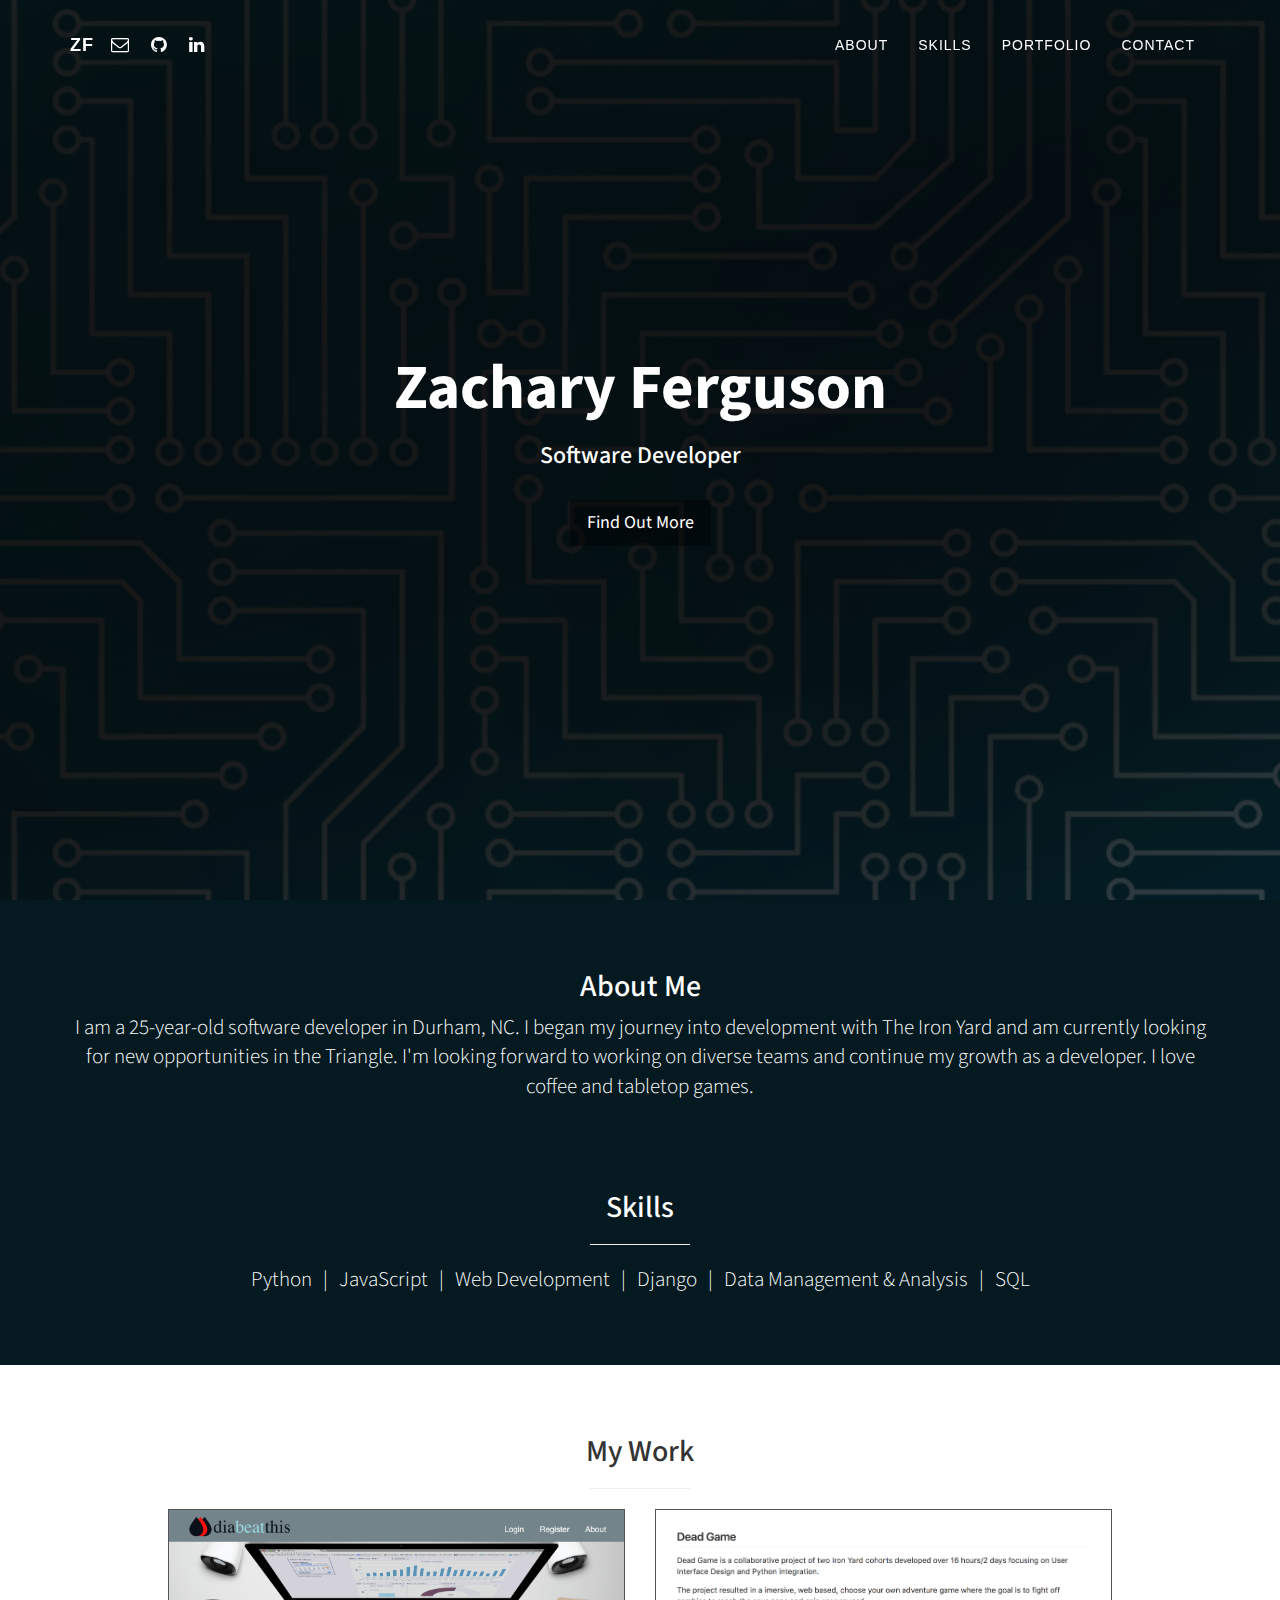
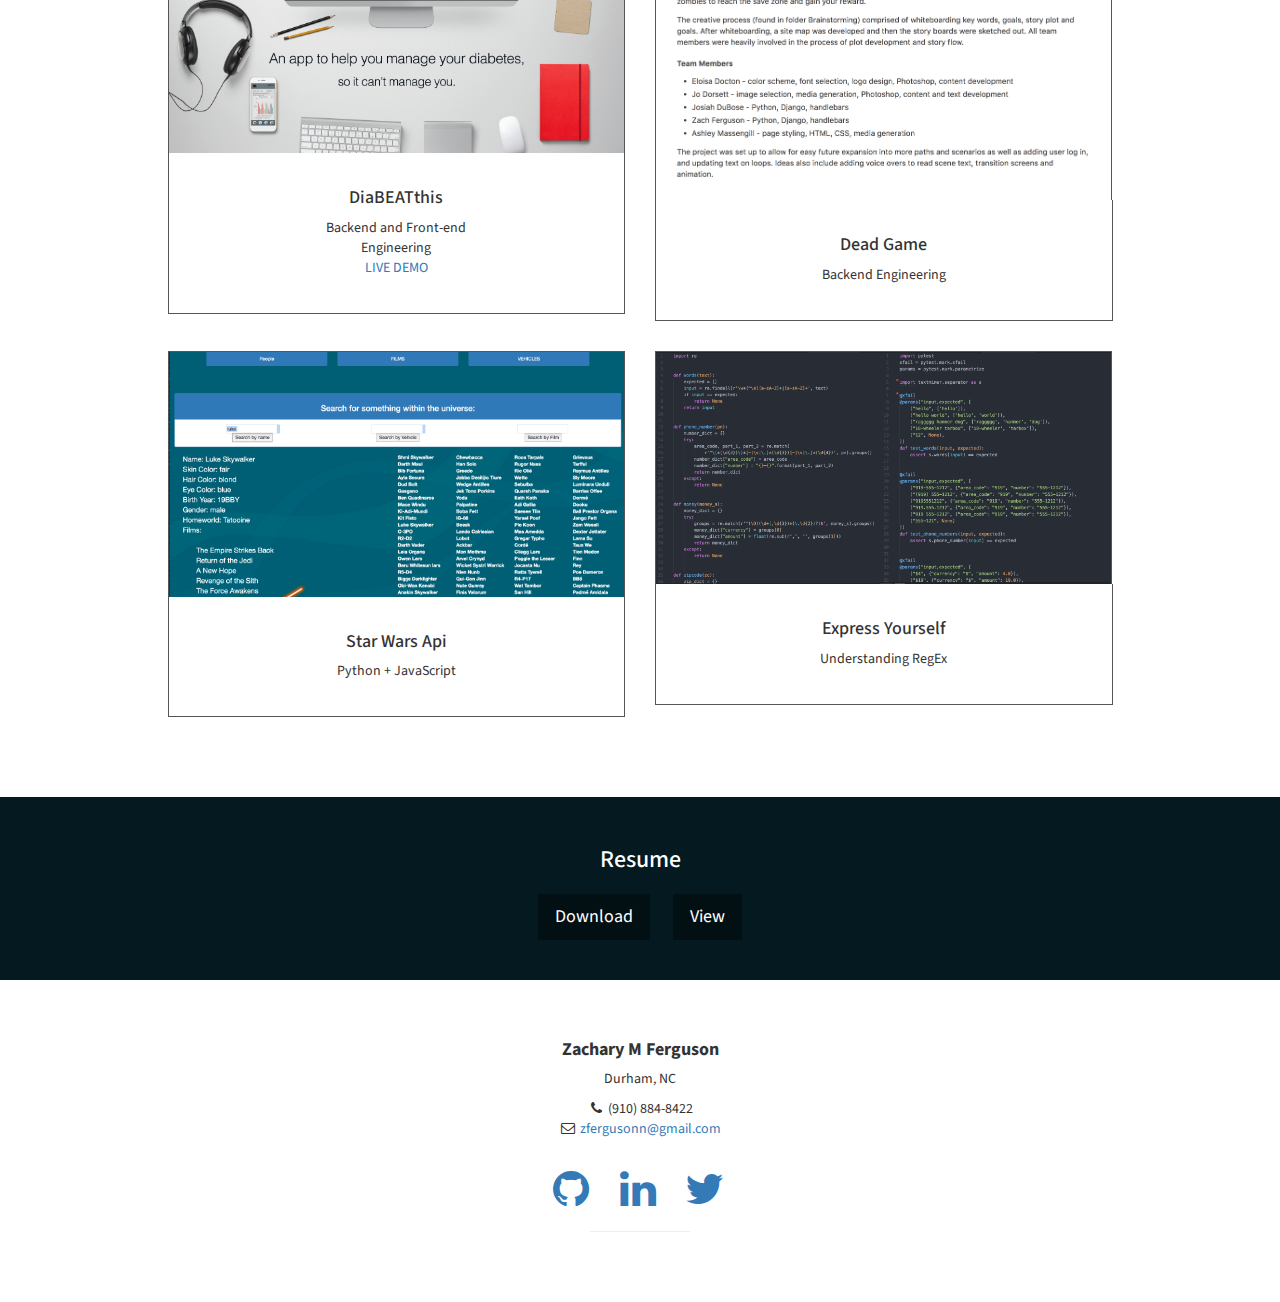
<file: index.html>
<!DOCTYPE html>
<html lang="en">

<head>

    <meta charset="utf-8">
    <meta http-equiv="X-UA-Compatible" content="IE=edge">
    <meta name="viewport" content="width=device-width, initial-scale=1">
    <meta name="description" content="">
    <meta name="author" content="">

    <title>Zachary Ferguson - Developer</title>

    <!-- Bootstrap Core CSS -->
    <link href="css/bootstrap.min.css" rel="stylesheet">

    <!-- Custom CSS -->
    <link href="css/stylish-portfolio.css" rel="stylesheet">

    <!-- Custom Fonts -->
    <link href="font-awesome/css/font-awesome.min.css" rel="stylesheet" type="text/css">
    <link href="http://fonts.googleapis.com/css?family=Source+Sans+Pro:300,400,700,300italic,400italic,700italic" rel="stylesheet" type="text/css">

    <!-- HTML5 Shim and Respond.js IE8 support of HTML5 elements and media queries -->
    <!-- WARNING: Respond.js doesn't work if you view the page via file:// -->
    <!--[if lt IE 9]>
        <script src="https://oss.maxcdn.com/libs/html5shiv/3.7.0/html5shiv.js"></script>
        <script src="https://oss.maxcdn.com/libs/respond.js/1.4.2/respond.min.js"></script>
    <![endif]-->

</head>

<body id="page-top" data-spy="scroll" data-target=".navbar-fixed-top">

    <!-- Navigation -->
    <nav class="navbar navbar-custom navbar-fixed-top" role="navigation">
        <div class="container">
            <div class="navbar-header">
                <button type="button" class="navbar-toggle" data-toggle="collapse" data-target=".navbar-main-collapse">
                    <i class="fa fa-bars"></i>
                </button>
                <a class="navbar-brand page-scroll" href="#page-top">
                    ZF
                </a>
                <a class="navbar-brand page-scroll" href="mailto:zfergusonn@gmail.com">
                    <i class="fa fa-envelope-o fa-fw"></i>
                </a>
                <a class="navbar-brand page-scroll" href="https://github.com/Z-ferguson">
                    <i class="fa fa-github fa-fw"></i>
                </a>
                <a class="navbar-brand page-scroll" href="https://www.linkedin.com/in/zachferguson">
                    <i class="fa fa-linkedin fa-fw"></i>
                </a>
            </div>

            <!-- Collect the nav links, forms, and other content for toggling -->
            <div class="collapse navbar-collapse navbar-right navbar-main-collapse">
                <ul class="nav navbar-nav">
                    <!-- Hidden li included to remove active class from about link when scrolled up past about section -->
                    <li class="hidden">
                        <a href="#page-top"></a>
                    </li>
                    <li>
                        <a class="page-scroll" href="#about">About</a>
                    </li>
                    <li>
                        <a class="page-scroll" href="#skills">Skills</a>
                    </li>
                    <li>
                        <a class="page-scroll" href="#portfolio">Portfolio</a>
                    </li>
                    <li>
                        <a class="page-scroll" href="#call-to-action">Contact</a>
                    </li>
                </ul>
            </div>
            <!-- /.navbar-collapse -->
        </div>
        <!-- /.container -->
    </nav>

    <!-- Header -->
    <header id="top" class="header">
        <div class="text-vertical-center">
            <h1>Zachary Ferguson</h1>
            <h3>Software Developer</h3>
            <br>
            <a href="#about" class="btn btn-dark btn-lg">Find Out More</a>
        </div>
    </header>

    <!-- About -->
    <section id="about" class="about bg-primary">
        <div class="container">
            <div class="row">
                <div class="col-lg-12 text-center">
                    <h2>About Me</h2>
                    <p class="lead">I am a 25-year-old software developer in Durham, NC.
                      I began my journey into development with The Iron Yard and am currently looking for new opportunities in the Triangle.
                      I'm looking forward to working on diverse teams and continue my growth as a developer. I love coffee and tabletop games.</p>
                </div>
                <!-- /.col-lg-12 text-center -->
            </div>
            <!-- /.row -->
        </div>
        <!-- /.container -->
    </section>

    <!-- Skills -->
    <!-- The circle icons use Font Awesome's stacked icon classes. For more information, visit http://fontawesome.io/examples/ -->
    <section id="skills" class="services bg-primary">
        <div class="container">
            <div class="row text-center">
                <div class="col-lg-12">
                    <h2>Skills</h2>
                    <hr class="small">
                    <p class="lead">
                      Python&ensp;|&ensp;JavaScript&ensp;|&ensp;Web Development&ensp;|&ensp;Django&ensp;|&ensp;Data Management &amp; Analysis&ensp;|&ensp;SQL
                    </p>
                </div>
                <!-- /.col-lg-12 -->
            </div>
            <!-- /.row text-center -->
        </div>
        <!-- /.container -->
    </section>

    <!-- Portfolio -->
    <section id="portfolio" class="portfolio">
        <div class="container">
            <div class="row">
                <div class="col-lg-10 col-lg-offset-1 text-center">
                    <h2>My Work</h2>
                    <hr class="small">
                    <div class="row">
                        <div class="col-md-6">
                            <div class="portfolio-item">
                                <a href="https://github.com/DiaBeatThis/final_project">
                                    <img class="img-portfolio img-responsive" src="img/diaBEATthis.png">
                                </a>
                                <div class="portfolio-caption">
                                    <h4>DiaBEATthis</h4>
                                    <p>
                                      Backend and Front-end<br>
                                      Engineering<br>
									  <a href="http://diabeatthis.herokuapp.com/">LIVE DEMO</a>
                                    </p>
                                </div>
                            </div>
                        </div>
                        <div class="col-md-6">
                            <div class="portfolio-item">
                                <a href="https://github.com/teamDead/dead_story">
                                    <img class="img-portfolio img-responsive" src="img/deadStory.png">
                                </a>
                                <div class="portfolio-caption">
                                    <h4>Dead Game </h4>
                                    <p>
                                      Backend Engineering<br>
                                    </p>
                                </div>
                            </div>
                        </div>
                        <div class="col-md-6">
                            <div class="portfolio-item">
                                <a href="https://github.com/Z-Ferguson/starwars-swapi">
                                    <img class="img-portfolio img-responsive" src="img/Swapi.png">
                                </a>
                                <div class="portfolio-caption">
                                    <h4>Star Wars Api </h4>
                                    <p>
                                      Python + JavaScript<br>
                                    </p>
                                </div>
                            </div>
                        </div>
						<div class="col-md-6">
                            <div class="portfolio-item">
                                <a href="https://github.com/Z-Ferguson/express-yourself">
                                    <img class="img-portfolio img-responsive" src="img/regexImg.png">
                                </a>
                                <div class="portfolio-caption">
                                    <h4>Express Yourself</h4>
                                    <p>
                                      Understanding RegEx<br>
                                    </p>
                                </div>
                            </div>
                        </div>
                    </div>
                    <!-- /.row (nested) -->
                </div>
                <!-- /.col-lg-10 -->
            </div>
            <!-- /.row -->
        </div>
        <!-- /.container -->
    </section>

    <!-- Call to Action -->
    <aside class="call-to-action bg-primary" id="call-to-action">
        <div class="container">
            <div class="row">
                <div class="col-lg-12 text-center">
                    <h3>Resume</h3>
                    <a href="img/ZachFergusonResume.pdf" class="btn btn-lg btn-dark" download>Download</a>
                    <a href="img/ZachFergusonResume.pdf" class="btn btn-lg btn-dark" target="_blank">View</a>
                </div>
            </div>
        </div>
    </aside>

    <!-- Footer -->
    <footer>
        <div class="container">
            <div class="row">
                <div class="col-lg-10 col-lg-offset-1 text-center">
                    <h4><strong>Zachary M Ferguson</strong>
                    </h4>
                    <p>Durham, NC</p>
                    <ul class="list-unstyled">
                        <li><i class="fa fa-phone fa-fw"></i> (910) 884-8422</li>
                        <li><i class="fa fa-envelope-o fa-fw"></i>  <a href="mailto:zfergusonn@gmail.com">zfergusonn@gmail.com</a>
                        </li>
                    </ul>
                    <br>
                    <ul class="list-inline">
                        <li>
                            <a href="https://github.com/Z-Ferguson"><i class="fa fa-github fa-fw fa-3x"></i></a>
                        </li>
                        <li>
                            <a href="https://www.linkedin.com/in/zachferguson"><i class="fa fa-linkedin fa-fw fa-3x"></i></a>
                        </li>
                        <li>
                            <a href="https://twitter.com/Z_ferguson"><i class="fa fa-twitter fa-fw fa-3x"></i></a>
                        </li>
                    </ul>
                    <hr class="small">
                </div>
            </div>
        </div>
    </footer>

    <!-- jQuery -->
    <script src="js/jquery.js"></script>

    <!-- Bootstrap Core JavaScript -->
    <script src="js/bootstrap.min.js"></script>

    <!-- Custom Theme JavaScript -->
    <script>
    // Closes the sidebar menu
    $("#menu-close").click(function(e) {
        e.preventDefault();
        $("#sidebar-wrapper").toggleClass("active");
    });

    // Opens the sidebar menu
    $("#menu-toggle").click(function(e) {
        e.preventDefault();
        $("#sidebar-wrapper").toggleClass("active");
    });

    // Scrolls to the selected menu item on the page
    $(function() {
        $('a[href*=#]:not([href=#])').click(function() {
            if (location.pathname.replace(/^\//, '') == this.pathname.replace(/^\//, '') || location.hostname == this.hostname) {

                var target = $(this.hash);
                target = target.length ? target : $('[name=' + this.hash.slice(1) + ']');
                if (target.length) {
                    $('html,body').animate({
                        scrollTop: target.offset().top
                    }, 1000);
                    return false;
                }
            }
        });
    });
    $(window).on('scroll', function() {
        if ($("li.active").find('a')[0].text == "Portfolio") {
            console.log('hit')
            $('.navbar-custom').addClass('in-portfolio');
            $('.navbar-toggle').addClass('in-portfolio');
        } else {
            $('.navbar-custom').removeClass('in-portfolio');
            $('.navbar-toggle').removeClass('in-portfolio');
        }
    })
    </script>

</body>

</html>
</file>
<file: css/stylish-portfolio.css>
/*!
 * Start Bootstrap - Stylish Portfolio Bootstrap Theme (http://startbootstrap.com)
 * Code licensed under the Apache License v2.0.
 * For details, see http://www.apache.org/licenses/LICENSE-2.0.
 */

/* Global Styles */

html,
body {
    width: 100%;
    height: 100%;
}

body {
    font-family: "Source Sans Pro","Helvetica Neue",Helvetica,Arial,sans-serif;
}

.bg-primary {
    background-color: #041920;
}

.nav>li {
}

.navbar-custom {
    margin-bottom: 0;
    border-bottom: 1px solid rgba(255,255,255,.3);
    text-transform: uppercase;
    font-family: Montserrat,"Helvetica Neue",Helvetica,Arial,sans-serif;
}

.navbar-custom .navbar-brand {
    font-weight: 700;
}

.navbar-custom .navbar-brand:focus {
    outline: 0;
}

.navbar-custom .navbar-brand .navbar-toggle {
    padding: 4px 6px;
    font-size: 16px;
    color: #fff;
}

.navbar-custom .navbar-brand .navbar-toggle:focus,
.navbar-custom .navbar-brand .navbar-toggle:active {
    outline: 0;
}

.navbar-custom a {
    color: #fff;
}

.navbar-custom .nav li a {
    -webkit-transition: background .3s ease-in-out;
    -moz-transition: background .3s ease-in-out;
    transition: background .3s ease-in-out;
}

.navbar-custom .nav li a:hover {
    outline: 0;
    color: rgba(255,255,255,.8);
    background-color: transparent;
}

.navbar-custom .nav li a:focus,
.navbar-custom .nav li a:active {
    outline: 0;
    background-color: transparent;
}

.navbar-custom .nav li.active {
    outline: 0;
}

.navbar-custom .nav li.active a {
    background-color: rgba(255,255,255,.3);
}

.navbar-custom .nav li.active a:hover {
    background-color: rgba(255,255,255,.3);
    color: #333;
}

.navbar-header {
    font-weight: 500;
}

.navbar-toggle {
    color: #fff
}

.navbar-toggle.in-portfolio {
    color: #333
}

@media(min-width:768px) {

    .navbar-toggle {
        color: #fff
    }

    .navbar-toggle.in-portfolio {
        color: #333
    }

    .navbar-custom.in-portfolio a {
        color: #333;
    }

    .navbar-custom.in-portfolio li a:hover {
        color: #808080;
    }

    .navbar-custom {
        padding: 20px 0;
        border-bottom: 0;
        letter-spacing: 1px;
        background: 0 0;
        -webkit-transition: background .5s ease-in-out,padding .5s ease-in-out;
        -moz-transition: background .5s ease-in-out,padding .5s ease-in-out;
        transition: background .5s ease-in-out,padding .5s ease-in-out;
    }

    .navbar-custom.top-nav-collapse {
        padding: 0;
        border-bottom: 1px solid rgba(255,255,255,.3);
        background: #000;
    }
}

.navbar-custom.in-portfolio a {
    color: #333;
}

.navbar-custom.in-portfolio li a:hover {
    color: #808080;
}

.text-vertical-center {
    display: table-cell;
    text-align: center;
    vertical-align: middle;
    color: #fff;
}

.text-vertical-center h1 {
    margin: 0;
    padding: 0;
    font-size: 4.5em;
    font-weight: 700;
}

/* Custom Button Styles */

.btn-dark {
    border-radius: 0;
    color: #fff;
    background-color: rgba(0,0,0,0.4);
}

.btn-dark:hover,
.btn-dark:focus,
.btn-dark:active {
    color: #fff;
    background-color: rgba(0,0,0,0.7);
}

.btn-light {
    border-radius: 0;
    color: #333;
    background-color: rgb(255,255,255);
}

.btn-light:hover,
.btn-light:focus,
.btn-light:active {
    color: #333;
    background-color: rgba(255,255,255,0.8);
}

/* Custom Horizontal Rule */

hr.small {
    max-width: 100px;
}

/* Side Menu */

#sidebar-wrapper {
    z-index: 1000;
    position: fixed;
    right: 0;
    width: 250px;
    height: 100%;
    margin-right: -250px;
    overflow-y: auto;
    background: #222;
    -webkit-transition: all 0.4s ease 0s;
    -moz-transition: all 0.4s ease 0s;
    -ms-transition: all 0.4s ease 0s;
    -o-transition: all 0.4s ease 0s;
    transition: all 0.4s ease 0s;
}

.sidebar-nav {
    position: absolute;
    top: 0;
    width: 250px;
    margin: 0;
    padding: 0;
    list-style: none;
}

.sidebar-nav li {
    text-indent: 20px;
    line-height: 40px;
}

.sidebar-nav li a {
    display: block;
    text-decoration: none;
    color: #999;
}

.sidebar-nav li a:hover {
    text-decoration: none;
    color: #fff;
    background: rgba(255,255,255,0.2);
}

.sidebar-nav li a:active,
.sidebar-nav li a:focus {
    text-decoration: none;
}

.sidebar-nav > .sidebar-brand {
    height: 55px;
    font-size: 18px;
    line-height: 55px;
}

.sidebar-nav > .sidebar-brand a {
    color: #999;
}

.sidebar-nav > .sidebar-brand a:hover {
    color: #fff;
    background: none;
}

#menu-toggle {
    z-index: 1;
    position: fixed;
    top: 0;
    right: 0;
}

#sidebar-wrapper.active {
    right: 250px;
    width: 250px;
    -webkit-transition: all 0.4s ease 0s;
    -moz-transition: all 0.4s ease 0s;
    -ms-transition: all 0.4s ease 0s;
    -o-transition: all 0.4s ease 0s;
    transition: all 0.4s ease 0s;
}

.toggle {
    margin: 5px 5px 0 0;
}

/* Header */

.header {
    display: table;
    position: relative;
    width: 100%;
    height: 100%;
    background: url(../img/ZachBackground.png) no-repeat center center scroll;
    -webkit-background-size: cover;
    -moz-background-size: cover;
    background-size: cover;
    -o-background-size: cover;
}

/* About */

.about {
    padding: 50px 0 25px;
}

/* Services */

.services {
    padding: 25px 0 50px 0;
}

.service-item {
    margin-bottom: 30px;
}

/* Callout */

.callout {
    display: table;
    width: 100%;
    height: 400px;
    color: #fff;
    background: url(../img/callout.jpg) no-repeat center center scroll;
    -webkit-background-size: cover;
    -moz-background-size: cover;
    background-size: cover;
    -o-background-size: cover;
}

/* Portfolio */

.portfolio {
    padding: 50px 0;
}

.portfolio-item {
    margin-bottom: 30px;
}

.img-portfolio {
    margin: 0 auto;
    border: 1px solid #555;
    border-bottom-style: none;
}

.img-portfolio:hover {
    opacity: 0.8;
}

#portfolio .portfolio-item .portfolio-caption {
    max-width: 502px;
    margin: 0 auto;
    background-color: #fff;
    text-align: center;
    padding: 25px;
    border: 1px solid #555;
    border-top-style: none;
}

/* Call to Action */

.call-to-action {
    padding: 30px 0;
}

.call-to-action .btn {
    margin: 10px;
}

/* Map */

.map {
    height: 500px;
}

@media(max-width:768px) {
    .map {
        height: 75%;
    }
}

/* Footer */

footer {
    padding: 50px 0;
}
</file>
